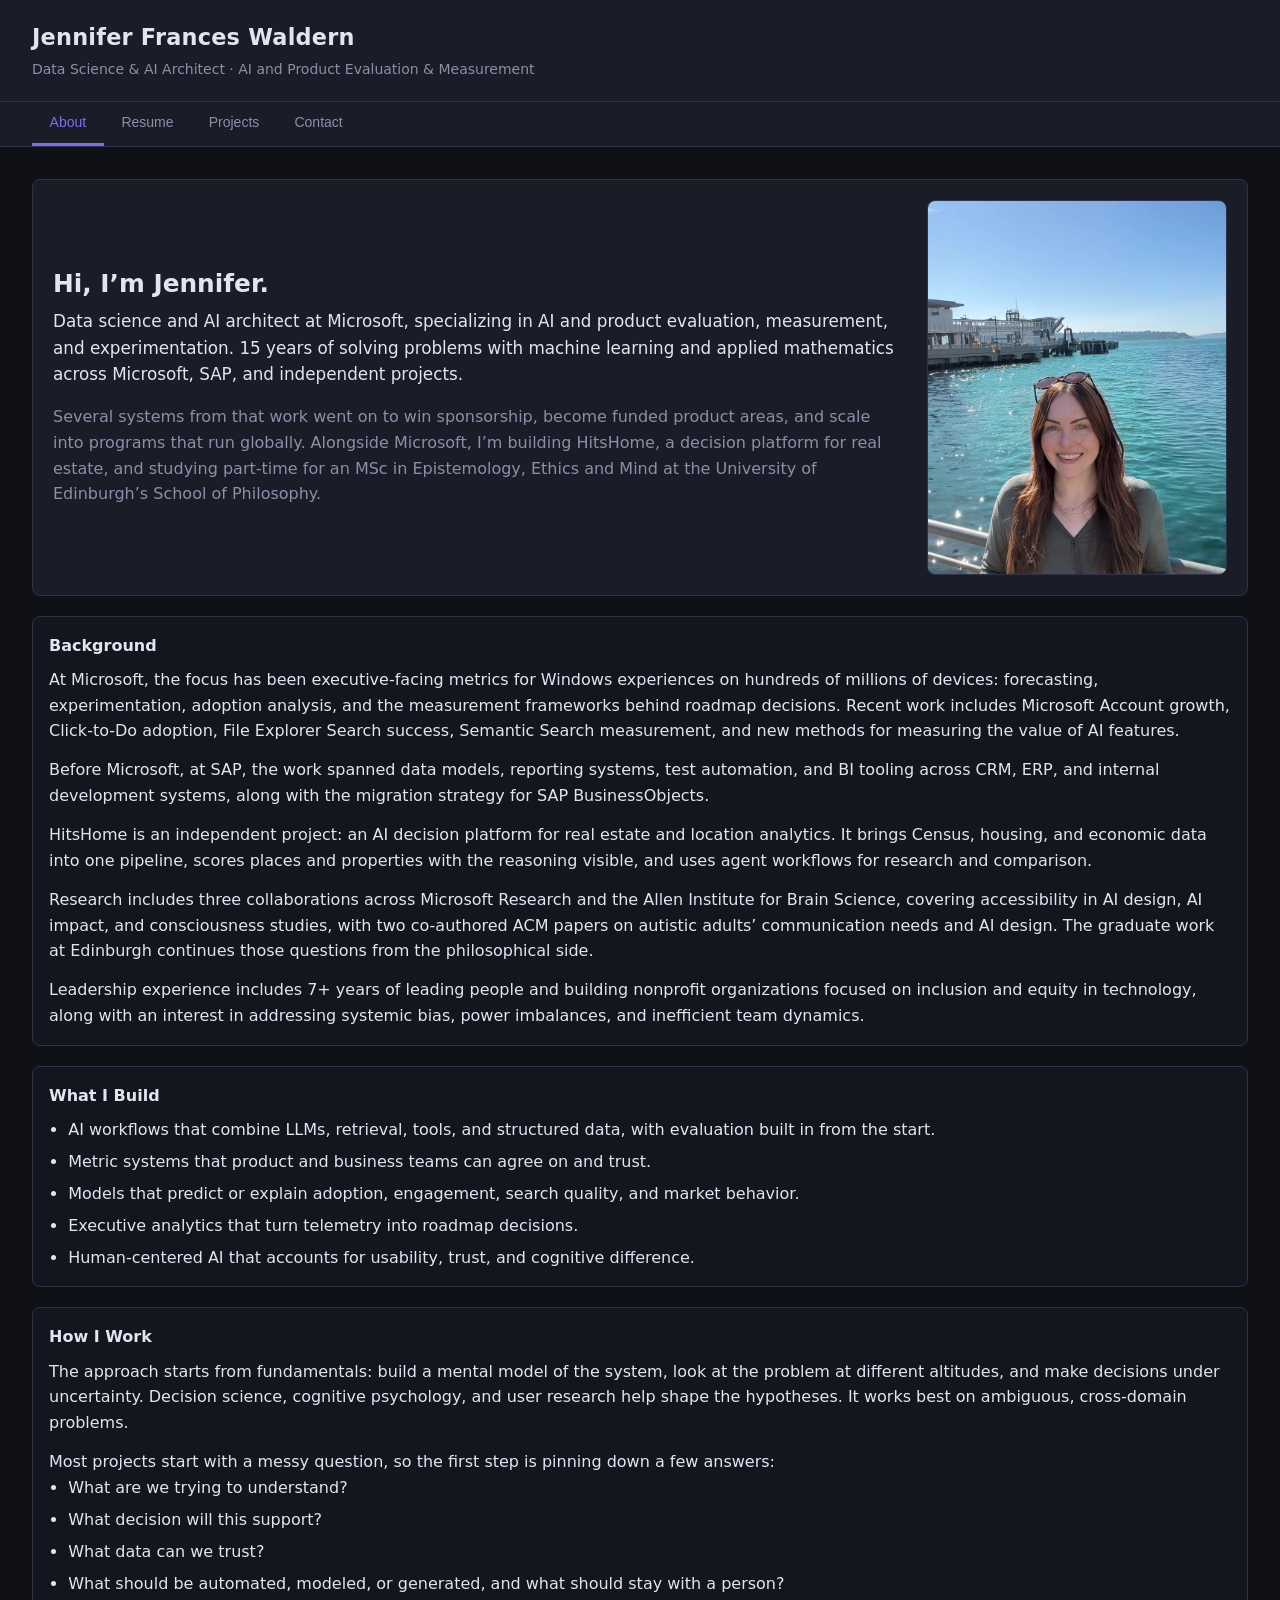
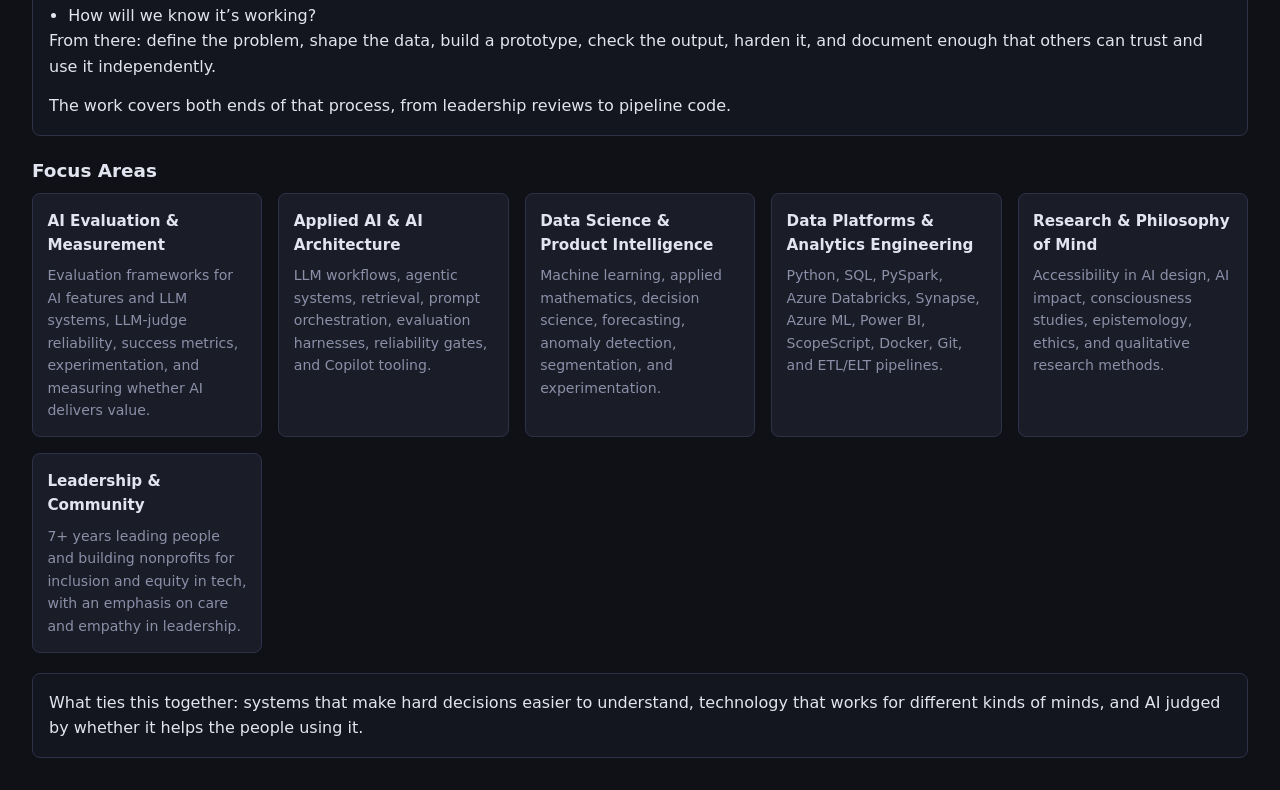
<file: docs/index.html>
<!DOCTYPE html>
<html lang="en">
<head>
  <meta charset="UTF-8" />
  <meta name="viewport" content="width=device-width, initial-scale=1.0" />
  <meta name="description" content="Jennifer Frances Waldern (Jennifer Waldern) is a data science and AI architect at Microsoft specializing in AI and product evaluation, measurement, and experimentation." />
  <meta name="author" content="Jennifer Frances Waldern" />
  <meta name="google-site-verification" content="k4ZPxdRZcMxkts4qIbT6QCeN3JW5-Q9ZblIW0PvhylE" />
  <title>Jennifer Frances Waldern | Data Science &amp; AI Architect</title>
  <link rel="canonical" href="https://jennyfranceswaldern.github.io/JenniferFrancesWaldern/" />

  <!-- Link previews (LinkedIn, Slack, iMessage, etc.) -->
  <meta property="og:type" content="profile" />
  <meta property="og:title" content="Jennifer Frances Waldern | Data Science &amp; AI Architect" />
  <meta property="og:description" content="AI and product evaluation, measurement, and experimentation. 15 years across Microsoft and SAP." />
  <meta property="og:url" content="https://jennyfranceswaldern.github.io/JenniferFrancesWaldern/" />
  <meta property="og:image" content="https://jennyfranceswaldern.github.io/JenniferFrancesWaldern/assets/img/jennifer-waldern-share.jpg" />
  <meta property="og:image:width" content="1200" />
  <meta property="og:image:height" content="630" />
  <meta property="og:image:alt" content="Jennifer Waldern on the Seattle waterfront" />
  <meta property="profile:first_name" content="Jennifer" />
  <meta property="profile:last_name" content="Waldern" />
  <meta name="twitter:card" content="summary_large_image" />

  <!-- Tells search engines who this page is about -->
  <script type="application/ld+json">
  {
    "@context": "https://schema.org",
    "@type": "Person",
    "name": "Jennifer Frances Waldern",
    "alternateName": ["Jennifer Waldern", "Jennifer F. Waldern", "Jenny Waldern"],
    "url": "https://jennyfranceswaldern.github.io/JenniferFrancesWaldern/",
    "image": "https://jennyfranceswaldern.github.io/JenniferFrancesWaldern/assets/img/jennifer-waldern.jpg",
    "jobTitle": "Data Science & AI Architect",
    "description": "Data science and AI architect specializing in AI and product evaluation, measurement, and experimentation.",
    "worksFor": { "@type": "Organization", "name": "Microsoft" },
    "affiliation": { "@type": "CollegeOrUniversity", "name": "University of Edinburgh" },
    "alumniOf": { "@type": "CollegeOrUniversity", "name": "University of British Columbia" },
    "address": { "@type": "PostalAddress", "addressLocality": "Seattle", "addressRegion": "WA", "addressCountry": "US" },
    "knowsAbout": ["AI evaluation", "LLM evaluation", "Product measurement", "Experimentation", "Data science", "AI architecture", "Human-centered AI", "Epistemology"],
    "sameAs": [
      "https://www.linkedin.com/in/jenniferwaldern/",
      "https://github.com/JennyFrancesWaldern"
    ]
  }
  </script>

  <style>
    /* ── Reset & tokens ───────────────────────────────────────────── */
    *, *::before, *::after { box-sizing: border-box; margin: 0; padding: 0; }

    :root {
      --color-bg:        #0f1117;
      --color-surface:   #1a1d27;
      --color-border:    #2e3248;
      --color-accent:    #7b6ff0;
      --color-accent-h:  #9d94f5;
      --color-text:      #e2e4f0;
      --color-muted:     #8b8fa8;
      --radius:          8px;
      --tab-h:           44px;
      --nav-w:           220px;
      --transition:      0.2s ease;
    }

    html, body {
      height: 100%;
      font-family: "Segoe UI", system-ui, -apple-system, sans-serif;
      background: var(--color-bg);
      color: var(--color-text);
      line-height: 1.6;
    }

    a { color: var(--color-accent); }
    a:hover, a:focus-visible { color: var(--color-accent-h); }
    a:focus-visible { outline: 2px solid var(--color-accent); outline-offset: 2px; }

    /* ── Layout ──────────────────────────────────────────────────── */
    .layout {
      display: grid;
      grid-template-rows: auto auto 1fr;
      min-height: 100vh;
    }

    /* ── Header ──────────────────────────────────────────────────── */
    header {
      background: var(--color-surface);
      border-bottom: 1px solid var(--color-border);
      padding: 1.25rem 2rem;
    }
    header h1 { font-size: 1.4rem; font-weight: 700; letter-spacing: 0.01em; }
    header p  { font-size: 0.875rem; color: var(--color-muted); margin-top: 0.15rem; }

    /* ── Tab nav ─────────────────────────────────────────────────── */
    nav[role="tablist"] {
      display: flex;
      gap: 0;
      background: var(--color-surface);
      border-bottom: 1px solid var(--color-border);
      padding: 0 2rem;
      overflow-x: auto;
      scrollbar-width: none;
    }
    nav[role="tablist"]::-webkit-scrollbar { display: none; }

    [role="tab"] {
      flex-shrink: 0;
      height: var(--tab-h);
      padding: 0 1.1rem;
      background: none;
      border: none;
      border-bottom: 3px solid transparent;
      color: var(--color-muted);
      font-size: 0.875rem;
      font-weight: 500;
      cursor: pointer;
      transition: color var(--transition), border-color var(--transition);
      white-space: nowrap;
    }
    [role="tab"]:hover        { color: var(--color-text); }
    [role="tab"]:focus-visible {
      outline: 2px solid var(--color-accent);
      outline-offset: -2px;
    }
    [role="tab"][aria-selected="true"] {
      color: var(--color-accent);
      border-bottom-color: var(--color-accent);
    }

    /* ── Tab panels ──────────────────────────────────────────────── */
    main { padding: 2rem; }

    [role="tabpanel"] { display: none; }
    [role="tabpanel"].active { display: block; }

    /* ── Section headings ────────────────────────────────────────── */
    .section-heading {
      font-size: 1.15rem;
      font-weight: 700;
      margin-bottom: 0.5rem;
      color: var(--color-text);
    }
    .section-sub {
      font-size: 0.875rem;
      color: var(--color-muted);
      margin-bottom: 1.5rem;
    }

    .stack {
      display: grid;
      gap: 1.25rem;
    }
    .hero {
      padding: 1.25rem;
      border: 1px solid var(--color-border);
      border-radius: var(--radius);
      background: var(--color-surface);
    }
    .hero {
      display: grid;
      grid-template-columns: minmax(0, 1fr) minmax(220px, 300px);
      gap: 1.75rem;
      align-items: center;
    }
    .hero-photo {
      width: 100%;
      height: auto;
      aspect-ratio: 4 / 5;
      object-fit: cover;
      object-position: 50% 60%;
      border-radius: var(--radius);
      border: 1px solid var(--color-border);
      display: block;
    }
    .hero h3 {
      font-size: 1.55rem;
      line-height: 1.3;
      margin-bottom: 0.5rem;
    }
    .hero .lead {
      font-size: 1.05rem;
      margin-bottom: 1rem;
    }
    .hero p + p { margin-top: 0.85rem; }
    .hero p:not(.lead) { color: var(--color-muted); }
    .content-block {
      padding: 1rem;
      border: 1px solid var(--color-border);
      border-radius: var(--radius);
      background: rgba(26, 29, 39, 0.45);
    }
    .content-block h3 {
      font-size: 1rem;
      margin-bottom: 0.55rem;
    }
    .content-block p + p { margin-top: 0.85rem; }

    .compact-list {
      margin-left: 1.2rem;
      display: grid;
      gap: 0.4rem;
    }

    .card-grid {
      display: grid;
      gap: 1rem;
      grid-template-columns: repeat(auto-fit, minmax(220px, 1fr));
    }
    .card {
      border: 1px solid var(--color-border);
      border-radius: var(--radius);
      background: var(--color-surface);
      padding: 0.9rem;
    }
    .card h4 {
      font-size: 0.95rem;
      margin-bottom: 0.45rem;
    }
    .card p {
      font-size: 0.88rem;
      color: var(--color-muted);
    }

    .project-grid {
      display: grid;
      gap: 1rem;
    }
    .project-card {
      border: 1px solid var(--color-border);
      border-radius: var(--radius);
      background: var(--color-surface);
      padding: 1rem;
    }
    .project-card h3 {
      font-size: 1.02rem;
      margin-bottom: 0.4rem;
    }
    .project-meta {
      display: flex;
      flex-wrap: wrap;
      gap: 0.45rem;
      margin-bottom: 0.75rem;
      color: var(--color-muted);
      font-size: 0.83rem;
    }
    .project-meta span + span::before {
      content: "·";
      margin-right: 0.45rem;
    }
    .project-links { margin-top: 0.85rem; }
    .project-card h4 {
      font-size: 0.9rem;
      margin: 0.7rem 0 0.35rem;
    }
    .project-card ul {
      margin-left: 1.1rem;
      display: grid;
      gap: 0.3rem;
    }

    .tags {
      display: flex;
      flex-wrap: wrap;
      gap: 0.4rem;
      margin-top: 0.75rem;
    }
    .tag {
      display: inline-block;
      border: 1px solid var(--color-border);
      border-radius: 999px;
      padding: 0.2rem 0.55rem;
      font-size: 0.76rem;
      color: var(--color-muted);
    }

    .contact-layout {
      display: grid;
      gap: 1rem;
      grid-template-columns: repeat(auto-fit, minmax(280px, 1fr));
    }
    .contact-links p + p { margin-top: 0.65rem; }
    .contact-links strong {
      display: inline-block;
      min-width: 90px;
      color: var(--color-text);
    }
    .form-shell {
      border: 1px solid var(--color-border);
      border-radius: var(--radius);
      background: var(--color-surface);
      padding: 1rem;
    }
    .field {
      display: grid;
      gap: 0.35rem;
      margin-bottom: 0.85rem;
    }
    .field label {
      font-size: 0.86rem;
      font-weight: 600;
    }
    .field input,
    .field textarea {
      width: 100%;
      background: var(--color-bg);
      color: var(--color-text);
      border: 1px solid var(--color-border);
      border-radius: 6px;
      padding: 0.62rem 0.72rem;
      font: inherit;
    }
    .field input:focus-visible,
    .field textarea:focus-visible {
      outline: 2px solid var(--color-accent);
      outline-offset: 1px;
      border-color: var(--color-accent);
    }
    .field textarea {
      min-height: 145px;
      resize: vertical;
    }
    .visually-hidden {
      position: absolute;
      width: 1px;
      height: 1px;
      margin: -1px;
      border: 0;
      padding: 0;
      white-space: nowrap;
      clip-path: inset(100%);
      clip: rect(0 0 0 0);
      overflow: hidden;
    }
    .form-feedback {
      margin-top: 0.7rem;
      font-size: 0.86rem;
      color: var(--color-muted);
    }
    .form-feedback.success { color: #b8ebc2; }
    .form-feedback.error { color: #ffb4b4; }

    /* ── Resume tab ──────────────────────────────────────────────── */
    .resume-actions {
      display: flex;
      flex-wrap: wrap;
      gap: 0.75rem;
      margin-bottom: 1.5rem;
    }

    .btn {
      display: inline-flex;
      align-items: center;
      gap: 0.4rem;
      padding: 0.5rem 1rem;
      background: var(--color-surface);
      border: 1px solid var(--color-border);
      border-radius: var(--radius);
      color: var(--color-text);
      font-size: 0.875rem;
      font-weight: 500;
      text-decoration: none;
      transition: border-color var(--transition), color var(--transition);
    }
    .btn:hover, .btn:focus-visible {
      border-color: var(--color-accent);
      color: var(--color-accent-h);
    }
    .btn-primary {
      background: var(--color-accent);
      border-color: var(--color-accent);
      color: #fff;
    }
    .btn-primary:hover, .btn-primary:focus-visible {
      background: var(--color-accent-h);
      border-color: var(--color-accent-h);
      color: #fff;
    }

    /* PDF viewer wrapper */
    .pdf-wrapper {
      position: relative;
      width: 100%;
      /* Responsive height: fills viewport minus header/nav/actions */
      height: clamp(500px, calc(100vh - 260px), 1100px);
      background: var(--color-surface);
      border: 1px solid var(--color-border);
      border-radius: var(--radius);
      overflow: hidden;
    }

    .pdf-wrapper iframe {
      width: 100%;
      height: 100%;
      border: none;
      display: block;
    }

    /* Link card shown instead of the viewer on phones and touch devices */
    .pdf-mobile { display: none; }
    .pdf-mobile p { color: var(--color-muted); margin-bottom: 0.75rem; }
    @media (max-width: 760px), (pointer: coarse) {
      .pdf-wrapper { display: none; }
      .pdf-mobile { display: block; }
    }

    /* Mobile: reduce wrapper height */
    @media (max-width: 640px) {
      header { padding: 1rem; }
      main   { padding: 1rem; }
      nav[role="tablist"] { padding: 0 1rem; }
    }

    @media (max-width: 760px) {
      .hero { grid-template-columns: 1fr; }
      .hero-photo { max-width: 320px; margin: 0 auto; order: -1; }
    }
  </style>
</head>
<body>
  <div class="layout">

    <!-- ── Header ── -->
    <header>
      <h1>Jennifer Frances Waldern</h1>
      <p>Data Science &amp; AI Architect · AI and Product Evaluation &amp; Measurement</p>
    </header>

    <!-- ── Tab navigation ── -->
    <nav role="tablist" aria-label="Portfolio sections">
      <button
        role="tab"
        id="tab-about"
        aria-controls="panel-about"
        aria-selected="true"
        tabindex="0"
      >About</button>

      <button
        role="tab"
        id="tab-resume"
        aria-controls="panel-resume"
        aria-selected="false"
        tabindex="-1"
      >Resume</button>

      <button
        role="tab"
        id="tab-projects"
        aria-controls="panel-projects"
        aria-selected="false"
        tabindex="-1"
      >Projects</button>

      <button
        role="tab"
        id="tab-contact"
        aria-controls="panel-contact"
        aria-selected="false"
        tabindex="-1"
      >Contact</button>
    </nav>

    <!-- ── Tab panels ── -->
    <main>

      <!-- About -->
      <section
        role="tabpanel"
        id="panel-about"
        aria-labelledby="tab-about"
        class="active"
      >
        <h2 class="visually-hidden">About</h2>

        <div class="stack">
          <section class="hero" aria-labelledby="about-hero-heading">
            <div>
              <h3 id="about-hero-heading">Hi, I’m Jennifer.</h3>
              <p class="lead">
                Data science and AI architect at Microsoft, specializing in AI and product evaluation, measurement, and experimentation. 15 years of solving problems with machine learning and applied mathematics across Microsoft, SAP, and independent projects.
              </p>
              <p>
                Several systems from that work went on to win sponsorship, become funded product areas, and scale into programs that run globally. Alongside Microsoft, I’m building HitsHome, a decision platform for real estate, and studying part-time for an MSc in Epistemology, Ethics and Mind at the University of Edinburgh’s School of Philosophy.
              </p>
            </div>
            <img
              class="hero-photo"
              src="assets/img/jennifer-waldern.jpg"
              width="800"
              height="1000"
              alt="Jennifer Waldern smiling on the Seattle waterfront, with the ferry terminal and Elliott Bay behind her."
            />
          </section>

          <section class="content-block" aria-labelledby="about-body-heading">
            <h3 id="about-body-heading">Background</h3>
            <p>
              At Microsoft, the focus has been executive-facing metrics for Windows experiences on hundreds of millions of devices: forecasting, experimentation, adoption analysis, and the measurement frameworks behind roadmap decisions. Recent work includes Microsoft Account growth, Click-to-Do adoption, File Explorer Search success, Semantic Search measurement, and new methods for measuring the value of AI features.
            </p>
            <p>
              Before Microsoft, at SAP, the work spanned data models, reporting systems, test automation, and BI tooling across CRM, ERP, and internal development systems, along with the migration strategy for SAP BusinessObjects.
            </p>
            <p>
              HitsHome is an independent project: an AI decision platform for real estate and location analytics. It brings Census, housing, and economic data into one pipeline, scores places and properties with the reasoning visible, and uses agent workflows for research and comparison.
            </p>
            <p>
              Research includes three collaborations across Microsoft Research and the Allen Institute for Brain Science, covering accessibility in AI design, AI impact, and consciousness studies, with two co-authored ACM papers on autistic adults’ communication needs and AI design. The graduate work at Edinburgh continues those questions from the philosophical side.
            </p>
            <p>
              Leadership experience includes 7+ years of leading people and building nonprofit organizations focused on inclusion and equity in technology, along with an interest in addressing systemic bias, power imbalances, and inefficient team dynamics.
            </p>
          </section>

          <section class="content-block" aria-labelledby="build-heading">
            <h3 id="build-heading">What I Build</h3>
            <ul class="compact-list">
              <li>AI workflows that combine LLMs, retrieval, tools, and structured data, with evaluation built in from the start.</li>
              <li>Metric systems that product and business teams can agree on and trust.</li>
              <li>Models that predict or explain adoption, engagement, search quality, and market behavior.</li>
              <li>Executive analytics that turn telemetry into roadmap decisions.</li>
              <li>Human-centered AI that accounts for usability, trust, and cognitive difference.</li>
            </ul>
          </section>

          <section class="content-block" aria-labelledby="work-heading">
            <h3 id="work-heading">How I Work</h3>
            <p>The approach starts from fundamentals: build a mental model of the system, look at the problem at different altitudes, and make decisions under uncertainty. Decision science, cognitive psychology, and user research help shape the hypotheses. It works best on ambiguous, cross-domain problems.</p>
            <p>Most projects start with a messy question, so the first step is pinning down a few answers:</p>
            <ul class="compact-list">
              <li>What are we trying to understand?</li>
              <li>What decision will this support?</li>
              <li>What data can we trust?</li>
              <li>What should be automated, modeled, or generated, and what should stay with a person?</li>
              <li>How will we know it’s working?</li>
            </ul>
            <p>
              From there: define the problem, shape the data, build a prototype, check the output, harden it, and document enough that others can trust and use it independently.
            </p>
            <p>
              The work covers both ends of that process, from leadership reviews to pipeline code.
            </p>
          </section>

          <section aria-labelledby="focus-heading">
            <h3 id="focus-heading" class="section-heading">Focus Areas</h3>
            <div class="card-grid">
              <article class="card">
                <h4>AI Evaluation &amp; Measurement</h4>
                <p>Evaluation frameworks for AI features and LLM systems, LLM-judge reliability, success metrics, experimentation, and measuring whether AI delivers value.</p>
              </article>
              <article class="card">
                <h4>Applied AI &amp; AI Architecture</h4>
                <p>LLM workflows, agentic systems, retrieval, prompt orchestration, evaluation harnesses, reliability gates, and Copilot tooling.</p>
              </article>
              <article class="card">
                <h4>Data Science &amp; Product Intelligence</h4>
                <p>Machine learning, applied mathematics, decision science, forecasting, anomaly detection, segmentation, and experimentation.</p>
              </article>
              <article class="card">
                <h4>Data Platforms &amp; Analytics Engineering</h4>
                <p>Python, SQL, PySpark, Azure Databricks, Synapse, Azure ML, Power BI, ScopeScript, Docker, Git, and ETL/ELT pipelines.</p>
              </article>
              <article class="card">
                <h4>Research &amp; Philosophy of Mind</h4>
                <p>Accessibility in AI design, AI impact, consciousness studies, epistemology, ethics, and qualitative research methods.</p>
              </article>
              <article class="card">
                <h4>Leadership &amp; Community</h4>
                <p>7+ years leading people and building nonprofits for inclusion and equity in tech, with an emphasis on care and empathy in leadership.</p>
              </article>
            </div>
          </section>

          <section class="content-block" aria-label="About closing statement">
            <p>
              What ties this together: systems that make hard decisions easier to understand, technology that works for different kinds of minds, and AI judged by whether it helps the people using it.
            </p>
          </section>
        </div>
      </section>

      <!-- Resume ─────────────────────────────────────────────────── -->
      <section
        role="tabpanel"
        id="panel-resume"
        aria-labelledby="tab-resume"
      >
        <h2 class="section-heading">Resume</h2>
        <p class="section-sub">
          View my resume below, or download a copy in your preferred format.
        </p>

        <!-- Download actions -->
        <div class="resume-actions">
          <a
            id="resume-download-pdf"
            class="btn btn-primary"
            href="assets/resume/Jennifer_Waldern_Resume.pdf"
            download="Jennifer_Waldern_Resume.pdf"
            aria-label="Download resume as PDF"
          >
            ↓ Download PDF
          </a>
          <a
            id="resume-download-docx"
            class="btn"
            href="assets/resume/Jennifer_Waldern_Resume.docx"
            download="Jennifer_Waldern_Resume.docx"
            aria-label="Download resume as Word document (DOCX) for ATS or recruiter use"
          >
            ↓ Download DOCX
          </a>
        </div>

        <!-- Phones can't reliably display an embedded PDF, so they get a link instead -->
        <div class="pdf-mobile content-block">
          <p>The embedded viewer works best on a larger screen.</p>
          <a class="btn" href="assets/resume/Jennifer_Waldern_Resume.pdf" target="_blank" rel="noopener noreferrer">Open the PDF ↗</a>
        </div>

        <!-- Embedded PDF viewer -->
        <div class="pdf-wrapper">
          <iframe
            id="resume-iframe"
            src="assets/resume/Jennifer_Waldern_Resume.pdf"
            title="Jennifer Frances Waldern — Resume (PDF)"
            aria-label="Embedded PDF resume viewer"
          ></iframe>
        </div>
      </section>

      <!-- Projects -->
      <section
        role="tabpanel"
        id="panel-projects"
        aria-labelledby="tab-projects"
      >
        <h2 class="section-heading">Projects</h2>
        <p class="section-sub">
          A mix of independent work, research, and projects from Microsoft and SAP. Confidential work is described at a high level.
        </p>

        <div class="project-grid">
          <article class="project-card">
            <h3>HitsHome — AI Decision Intelligence for Real Estate</h3>
            <p class="project-meta"><span>Founder &amp; technical lead</span><span>Independent AI platform</span><span>In development</span></p>
            <p>HitsHome helps homebuyers and investors compare markets and properties using real data, transparent scoring, and AI-assisted research.</p>
            <h4>Highlights</h4>
            <ul>
              <li>Multi-source geographic data pipelines across Census, housing, economic, and market datasets.</li>
              <li>Standardized features across counties, places/cities, ZIP/ZCTA areas, and states.</li>
              <li>Explainable scoring for market attractiveness, investment potential, risk, and decision confidence.</li>
              <li>Personalized matching for markets and properties.</li>
              <li>Agent-enabled workflows for structured research, comparison, and decision support.</li>
              <li>Rules for source quality, stale data, and confidence, so every score says how much to trust it.</li>
            </ul>
            <h4>Why it matters</h4>
            <p>Buying a home is a major financial decision, and the available information is scattered and generic. HitsHome aims to give people a more personal, evidence-based view of a place before they commit.</p>
            <div class="tags" aria-label="Project tags">
              <span class="tag">AI Decision Intelligence</span><span class="tag">Real Estate Analytics</span><span class="tag">Data Pipelines</span><span class="tag">Explainable Scoring</span><span class="tag">Agentic Workflows</span><span class="tag">Product Strategy</span>
            </div>
          </article>

          <article class="project-card">
            <h3>AI Workflow Architecture &amp; Agentic Systems</h3>
            <p class="project-meta"><span>AI architect &amp; builder</span><span>Applied AI tooling</span></p>
            <p>LLM workflows for structured decision support, built with prompt orchestration, retrieval, custom tools, evaluation scoring, and review loops that track what was decided and why.</p>
            <h4>Highlights</h4>
            <ul>
              <li>Agent-style architectures using structured tools and reusable workflow patterns.</li>
              <li>Custom MCP server concepts and AI-assisted development workflows.</li>
              <li>Multi-agent collaboration patterns for planning, review, implementation, and evaluation.</li>
              <li>Evaluation harnesses to assess output correctness, consistency, quality thresholds, and reliability.</li>
              <li>Human-in-the-loop design choices for higher-risk or ambiguous decisions.</li>
            </ul>
            <h4>Why it matters</h4>
            <p>A good prompt only goes so far. Generative AI becomes useful through the system around it: context, data access, tools, evaluation, and a workflow people will use. This work focuses on that system, so results are testable and repeatable.</p>
            <div class="tags" aria-label="Project tags">
              <span class="tag">LLM Systems</span><span class="tag">AI Agents</span><span class="tag">MCP</span><span class="tag">Evaluation</span><span class="tag">Reliability</span><span class="tag">Human-in-the-Loop</span>
            </div>
          </article>

          <article class="project-card">
            <h3>LLM Judge Trustworthiness &mdash; Meta-Evaluation</h3>
            <p class="project-meta"><span>Sole researcher</span><span>LLM evaluation research</span><span>Analysis plan published, results pending</span></p>
            <p>A pre-registered study of how far an LLM judge can be trusted to score grounded-generation quality, and which of its biases are large enough to flip a ranking. The full analysis plan was published before any results were collected. It includes two open questions and a contamination check that runs before the main experiment rather than being reported afterward as a limitation.</p>
            <h4>Highlights</h4>
            <ul>
              <li>A pre-registered decision rule for a data-contamination check, fixed before the check ran.</li>
              <li>Blind pairwise human labeling with a hidden repeat subset for measuring intra-rater agreement.</li>
              <li>A documented decisions log recording what changed in the design, why, and what prompted it.</li>
              <li>An explicit power analysis stating which planned comparisons are adequately powered and which are descriptive only, decided before labeling begins.</li>
            </ul>
            <h4>Why it matters</h4>
            <p>Teams increasingly use LLM judges as a cheap stand-in for human review. But &ldquo;mostly agrees with humans on average&rdquo; and &ldquo;safe to trust on the comparisons that matter&rdquo; are different claims. This project tests the second claim.</p>
            <div class="tags" aria-label="Project tags">
              <span class="tag">LLM Evaluation</span><span class="tag">Pre-Registration</span><span class="tag">Bias Testing</span><span class="tag">Research Methodology</span><span class="tag">Judge Reliability</span>
            </div>
            <p class="project-links"><a href="https://github.com/JennyFrancesWaldern/judge-meta-eval">See the repo and published analysis plan &rarr;</a></p>
          </article>

          <article class="project-card">
            <h3>File Explorer Search Success Measurement</h3>
            <p class="project-meta"><span>Metric owner &amp; data science lead</span><span>Microsoft, Windows</span></p>
            <p>A custom success-rate metric for File Explorer Search that measures search quality beyond clicks: result position, click-backs, abandonment, and task completion.</p>
            <h4>Highlights</h4>
            <ul>
              <li>Multi-component success metric design.</li>
              <li>Weighted scoring logic for click-through quality and search outcome interpretation.</li>
              <li>Analysis of abandonment, click-back behavior, result position, and task success.</li>
              <li>Translation of complex telemetry into a decision-ready executive metric.</li>
              <li>Alignment across partner teams on metric definitions and measurement quality.</li>
            </ul>
            <h4>Why it matters</h4>
            <p>Click counts can’t tell you whether search is working. The metric had to show whether people found what they were looking for, and where the experience fell short.</p>
            <div class="tags" aria-label="Project tags">
              <span class="tag">Search Analytics</span><span class="tag">Metric Design</span><span class="tag">Product Intelligence</span><span class="tag">Telemetry</span><span class="tag">Executive Reporting</span><span class="tag">AI Measurement</span>
            </div>
          </article>

          <article class="project-card">
            <h3>Click-to-Do AI Feature Measurement</h3>
            <p class="project-meta"><span>AI feature measurement</span><span>Microsoft, Windows</span></p>
            <p>Onboarding and adoption analytics for Click-to-Do, an AI feature in Windows, including funnel analysis, engagement measurement, and prioritizing drop-off points.</p>
            <h4>Highlights</h4>
            <ul>
              <li>Weekly Engagement Rate and onboarding funnel analysis.</li>
              <li>Device and usage telemetry interpretation.</li>
              <li>Drop-off analysis across eligibility, enablement, launch, engagement, and action completion.</li>
              <li>Product recommendation support for roadmap and feature adoption.</li>
              <li>Measurement logic for emerging AI experiences.</li>
            </ul>
            <h4>Why it matters</h4>
            <p>A capable model doesn’t help if people never find the feature or don’t return to it. The analysis focused on where users engaged, where they dropped off, and which changes could move adoption.</p>
            <div class="tags" aria-label="Project tags">
              <span class="tag">AI Product Analytics</span><span class="tag">Funnel Analysis</span><span class="tag">Engagement</span><span class="tag">Windows</span><span class="tag">Adoption Strategy</span><span class="tag">Experimentation</span>
            </div>
          </article>

          <article class="project-card">
            <h3>Microsoft Account Growth &amp; Executive Metric Strategy</h3>
            <p class="project-meta"><span>Metric owner</span><span>Microsoft, Windows</span></p>
            <p>Multi-year ownership of key Microsoft Account growth metrics and the analysis presented to leadership: recurring updates, annual forecasts, roadmap inputs, anomaly investigations, and target-setting.</p>
            <h4>Highlights</h4>
            <ul>
              <li>Monthly and daily active devices (MAD, DAD) and monthly active users (MAU).</li>
              <li>Forecasting and annual planning inputs.</li>
              <li>Roadmap prioritization based on metric movement and adoption patterns.</li>
              <li>Root-cause analysis and anomaly detection.</li>
              <li>Presenting results in executive reviews.</li>
              <li>Getting partner organizations aligned on one set of metric definitions.</li>
            </ul>
            <h4>Why it matters</h4>
            <p>At this scale, leadership needs numbers it can defend. The work produced a consistent view of account engagement and turned telemetry into product recommendations.</p>
            <div class="tags" aria-label="Project tags">
              <span class="tag">Product Analytics</span><span class="tag">Forecasting</span><span class="tag">Executive Metrics</span><span class="tag">Growth</span><span class="tag">Experimentation</span><span class="tag">Data Strategy</span>
            </div>
          </article>

          <article class="project-card">
            <h3>Research: AI Accessibility, AI Impact &amp; Consciousness</h3>
            <p class="project-meta"><span>Research collaborator &amp; co-author</span><span>Microsoft Research</span><span>Allen Institute for Brain Science</span></p>
            <p>Three research collaborations across Microsoft Research and the Allen Institute for Brain Science, covering accessibility in AI design, AI impact, and consciousness studies. The Microsoft Research work studied autistic adults’ experiences with video calling, communication, and stress, and what that means for AI design.</p>
            <h4>Highlights</h4>
            <ul>
              <li>Research vision and hypothesis generation.</li>
              <li>Interviews, qualitative analysis, synthesis, and academic writing.</li>
              <li>Human-centered AI considerations for neurodivergent users.</li>
              <li>Communication and cognitive-processing models.</li>
              <li>Ethical reflection on AI systems and accessibility.</li>
            </ul>
            <h4>Publications</h4>
            <ul>
              <li>“Managing Stress: The Needs of Autistic Adults in Video Calling” — Proceedings of the ACM on Human-Computer Interaction, CSCW 2019.</li>
              <li>“Lessons Learned in Designing AI for Autistic Adults” — ASSETS 2020.</li>
            </ul>
            <h4>Why it matters</h4>
            <p>Communication tools and AI should work for different kinds of minds. This research shaped my thinking on trust, interpretation, and agency, and on how technical decisions affect the people using them.</p>
            <div class="tags" aria-label="Project tags">
              <span class="tag">Accessibility</span><span class="tag">Human-Centered AI</span><span class="tag">Neurodivergence</span><span class="tag">Research</span><span class="tag">HCI</span><span class="tag">Consciousness Studies</span><span class="tag">Responsible Technology</span>
            </div>
          </article>

          <article class="project-card">
            <h3>SAP Enterprise Analytics &amp; BI Platform Modernization</h3>
            <p class="project-meta"><span>Data scientist, product owner, QA developer, BI tools engineer</span><span>SAP</span></p>
            <p>Built and modernized analytics systems across SAP: predictive models, HANA data models, ETL workflows, automated testing, internal BI tools, and a platform migration plan.</p>
            <h4>Highlights</h4>
            <ul>
              <li>SAP HANA data models and reporting workflows.</li>
              <li>CRM/ERP analytics and predictive modeling.</li>
              <li>Audit of large-scale reporting and data source dependencies.</li>
              <li>Migration strategy for SAP BusinessObjects Platform.</li>
              <li>Jenkins/Docker-based regression identification frameworks.</li>
              <li>Automation and infrastructure decommissioning.</li>
            </ul>
            <h4>Why it matters</h4>
            <p>Enterprise data is messy, and migrations carry hidden risk. That experience carries into any system that needs to run reliably.</p>
            <div class="tags" aria-label="Project tags">
              <span class="tag">Enterprise Analytics</span><span class="tag">SAP HANA</span><span class="tag">BI Platform</span><span class="tag">ETL</span><span class="tag">Migration Strategy</span><span class="tag">Automation</span>
            </div>
          </article>

          <article class="project-card">
            <h3>Girls in Tech Vancouver &amp; Technical Education Initiatives</h3>
            <p class="project-meta"><span>Co-founder, CEO &amp; president</span><span>Nonprofit</span></p>
            <p>Co-founded and led Girls in Tech Vancouver, growing it to 400+ members, 30+ sponsors, 20+ events, and a team of 20+ volunteers. Also started SAP-UBC GIRLsmarts4tech, a partnership that taught computer science to Grade 7 girls.</p>
            <h4>Highlights</h4>
            <ul>
              <li>Nonprofit leadership and board governance.</li>
              <li>Sponsor development and partnership building.</li>
              <li>Volunteer team leadership and operations.</li>
              <li>Youth education and women-in-technology programming.</li>
              <li>Community growth, event strategy, and mentorship.</li>
            </ul>
            <h4>Why it matters</h4>
            <p>Who gets to build technology shapes what gets built. This work focused on widening that access through teaching, mentoring, and community.</p>
            <div class="tags" aria-label="Project tags">
              <span class="tag">Leadership</span><span class="tag">Women in Tech</span><span class="tag">Education</span><span class="tag">Community Building</span><span class="tag">Mentorship</span><span class="tag">Nonprofit</span>
            </div>
          </article>
        </div>
      </section>

      <!-- Contact -->
      <section
        role="tabpanel"
        id="panel-contact"
        aria-labelledby="tab-contact"
      >
        <h2 class="section-heading">Contact</h2>
        <p class="section-sub">
          Open to conversations about AI and product evaluation, AI architecture, data science leadership, research collaborations, and mission-driven work. Use the form, or reach out by email or LinkedIn.
        </p>

        <div class="contact-layout">
          <section class="content-block contact-links" aria-label="Contact links">
            <p><strong>Email:</strong> <a href="mailto:jfwaldern@gmail.com">jfwaldern@gmail.com</a></p>
            <p><strong>LinkedIn:</strong> <a href="https://www.linkedin.com/in/jenniferwaldern/" target="_blank" rel="noopener noreferrer">linkedin.com/in/jenniferwaldern</a></p>
            <p><strong>Location:</strong> Seattle, WA · Remote-friendly</p>
            <p><strong>Resume:</strong> <a href="#resume">View Resume tab</a> or <a href="assets/resume/Jennifer_Waldern_Resume.pdf" target="_blank" rel="noopener noreferrer">open PDF</a></p>
            <p><strong>GitHub:</strong> <a href="https://github.com/JennyFrancesWaldern" target="_blank" rel="noopener noreferrer">github.com/JennyFrancesWaldern</a></p>
            <p>A short note on what you’re reaching out about (a role, project, research, or advising) is helpful.</p>
          </section>

          <section class="form-shell" aria-labelledby="contact-form-heading">
            <h3 id="contact-form-heading" class="section-heading">Send a message</h3>

            <form id="contact-form" action="https://formsubmit.co/jfwaldern@gmail.com" method="POST">
              <input type="hidden" name="_subject" value="New message from your portfolio site" />
              <input type="hidden" name="_template" value="table" />
              <input type="hidden" name="_captcha" value="false" />
              <div class="field">
                <label for="contact-name">Name</label>
                <input id="contact-name" name="name" type="text" autocomplete="name" required />
              </div>
              <div class="field">
                <label for="contact-email">Email</label>
                <input id="contact-email" name="email" type="email" autocomplete="email" required />
              </div>
              <div class="field">
                <label for="contact-subject">Subject</label>
                <input id="contact-subject" name="subject" type="text" required />
              </div>
              <div class="field">
                <label for="contact-message">Message</label>
                <textarea id="contact-message" name="message" required></textarea>
              </div>

              <div class="visually-hidden" aria-hidden="true">
                <label for="contact-company">Company</label>
                <input id="contact-company" name="_honey" type="text" tabindex="-1" autocomplete="off" />
              </div>

              <button class="btn btn-primary" type="submit">Send Message</button>
            </form>
            <p id="contact-form-feedback" class="form-feedback" aria-live="polite"></p>
            <p class="form-feedback">
              If the form doesn’t work for you, email me at
              <a href="mailto:jfwaldern@gmail.com">jfwaldern@gmail.com</a>.
            </p>
          </section>
        </div>
      </section>

    </main>
  </div><!-- /.layout -->

  <script>
    // ── Accessible tab widget ──────────────────────────────────────
    (function () {
      "use strict";

      var tabs   = Array.from(document.querySelectorAll('[role="tab"]'));
      var panels = Array.from(document.querySelectorAll('[role="tabpanel"]'));
      var tabToHash = {
        "tab-about": "about",
        "tab-resume": "resume",
        "tab-projects": "projects",
        "tab-contact": "contact"
      };

      function activate(tab, updateHash) {
        if (typeof updateHash === "undefined") { updateHash = true; }
        tabs.forEach(function (t) {
          var selected = (t === tab);
          t.setAttribute("aria-selected", String(selected));
          t.setAttribute("tabindex",       selected ? "0" : "-1");
        });
        panels.forEach(function (p) {
          p.classList.toggle("active", p.id === tab.getAttribute("aria-controls"));
        });
        tab.focus();

        // Persist active tab across page reloads
        try { sessionStorage.setItem("activeTab", tab.id); } catch (e) {}
        if (updateHash) {
          var hashValue = tabToHash[tab.id];
          if (hashValue && window.location.hash !== "#" + hashValue) {
            if (history.replaceState) {
              history.replaceState(null, "", "#" + hashValue);
            } else {
              window.location.hash = hashValue;
            }
          }
        }
      }

      tabs.forEach(function (tab) {
        tab.addEventListener("click", function () { activate(tab); });

        // Arrow-key navigation (ARIA authoring practices §3.23)
        tab.addEventListener("keydown", function (e) {
          var idx = tabs.indexOf(e.currentTarget);
          if (e.key === "ArrowRight") { activate(tabs[(idx + 1) % tabs.length]); }
          if (e.key === "ArrowLeft")  { activate(tabs[(idx - 1 + tabs.length) % tabs.length]); }
          if (e.key === "Home")       { activate(tabs[0]); }
          if (e.key === "End")        { activate(tabs[tabs.length - 1]); }
        });
      });

      // Restore last active tab from session
      try {
        var hash = (window.location.hash || "").replace(/^#/, "").toLowerCase();
        var hashTab = hash ? document.getElementById("tab-" + hash) : null;
        if (hashTab) {
          activate(hashTab, false);
        } else {
          var saved = sessionStorage.getItem("activeTab");
          if (saved) {
            var t = document.getElementById(saved);
            if (t) { activate(t, false); }
          }
        }
      } catch (e) {}

      window.addEventListener("hashchange", function () {
        var hash = (window.location.hash || "").replace(/^#/, "").toLowerCase();
        var targetTab = document.getElementById("tab-" + hash);
        if (targetTab) { activate(targetTab, false); }
      });

      var contactForm = document.getElementById("contact-form");
      var contactFormFeedback = document.getElementById("contact-form-feedback");
      if (contactForm && contactFormFeedback) {
        contactForm.addEventListener("submit", function (event) {
          event.preventDefault();

          var honeypot = document.getElementById("contact-company");
          if (honeypot && honeypot.value && honeypot.value.trim()) {
            contactFormFeedback.textContent = "Something went wrong. Please email me at jfwaldern@gmail.com.";
            contactFormFeedback.className = "form-feedback error";
            return;
          }

          var submitButton = contactForm.querySelector('button[type="submit"]');
          if (submitButton) { submitButton.disabled = true; }
          contactFormFeedback.textContent = "Sending…";
          contactFormFeedback.className = "form-feedback";

          // FormSubmit's AJAX endpoint returns JSON instead of redirecting to a thank-you page.
          fetch(contactForm.action.replace("formsubmit.co/", "formsubmit.co/ajax/"), {
            method: "POST",
            body: new FormData(contactForm),
            headers: { "Accept": "application/json" }
          }).then(function (response) {
            if (!response.ok) { throw new Error("submit_failed"); }
            return response.json();
          }).then(function (result) {
            if (!result || String(result.success) !== "true") { throw new Error("submit_failed"); }
            contactForm.reset();
            contactFormFeedback.textContent = "Thank you — your message has been sent.";
            contactFormFeedback.className = "form-feedback success";
          }).catch(function () {
            contactFormFeedback.textContent = "The message didn’t go through. Please email me at jfwaldern@gmail.com.";
            contactFormFeedback.className = "form-feedback error";
          }).finally(function () {
            if (submitButton) { submitButton.disabled = false; }
          });
        });
      }
    }());
  </script>
</body>
</html>
</file>
